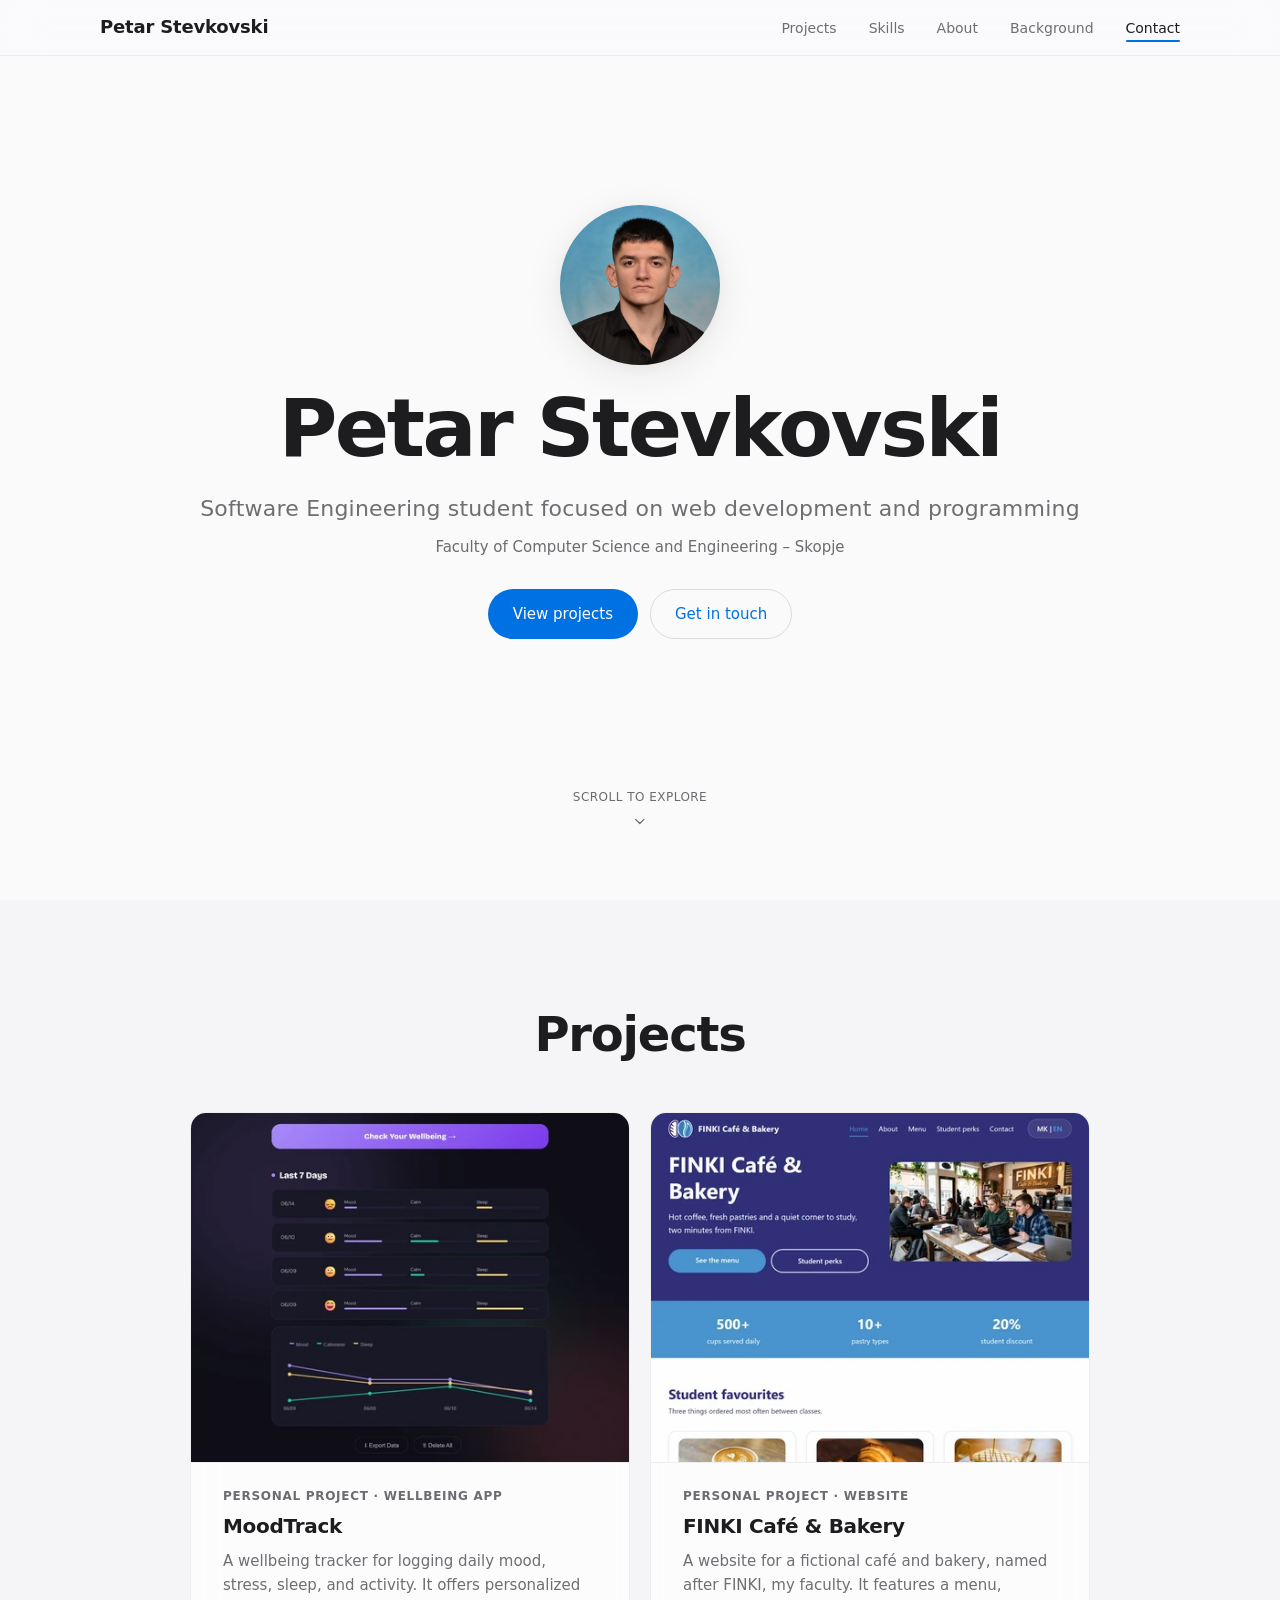
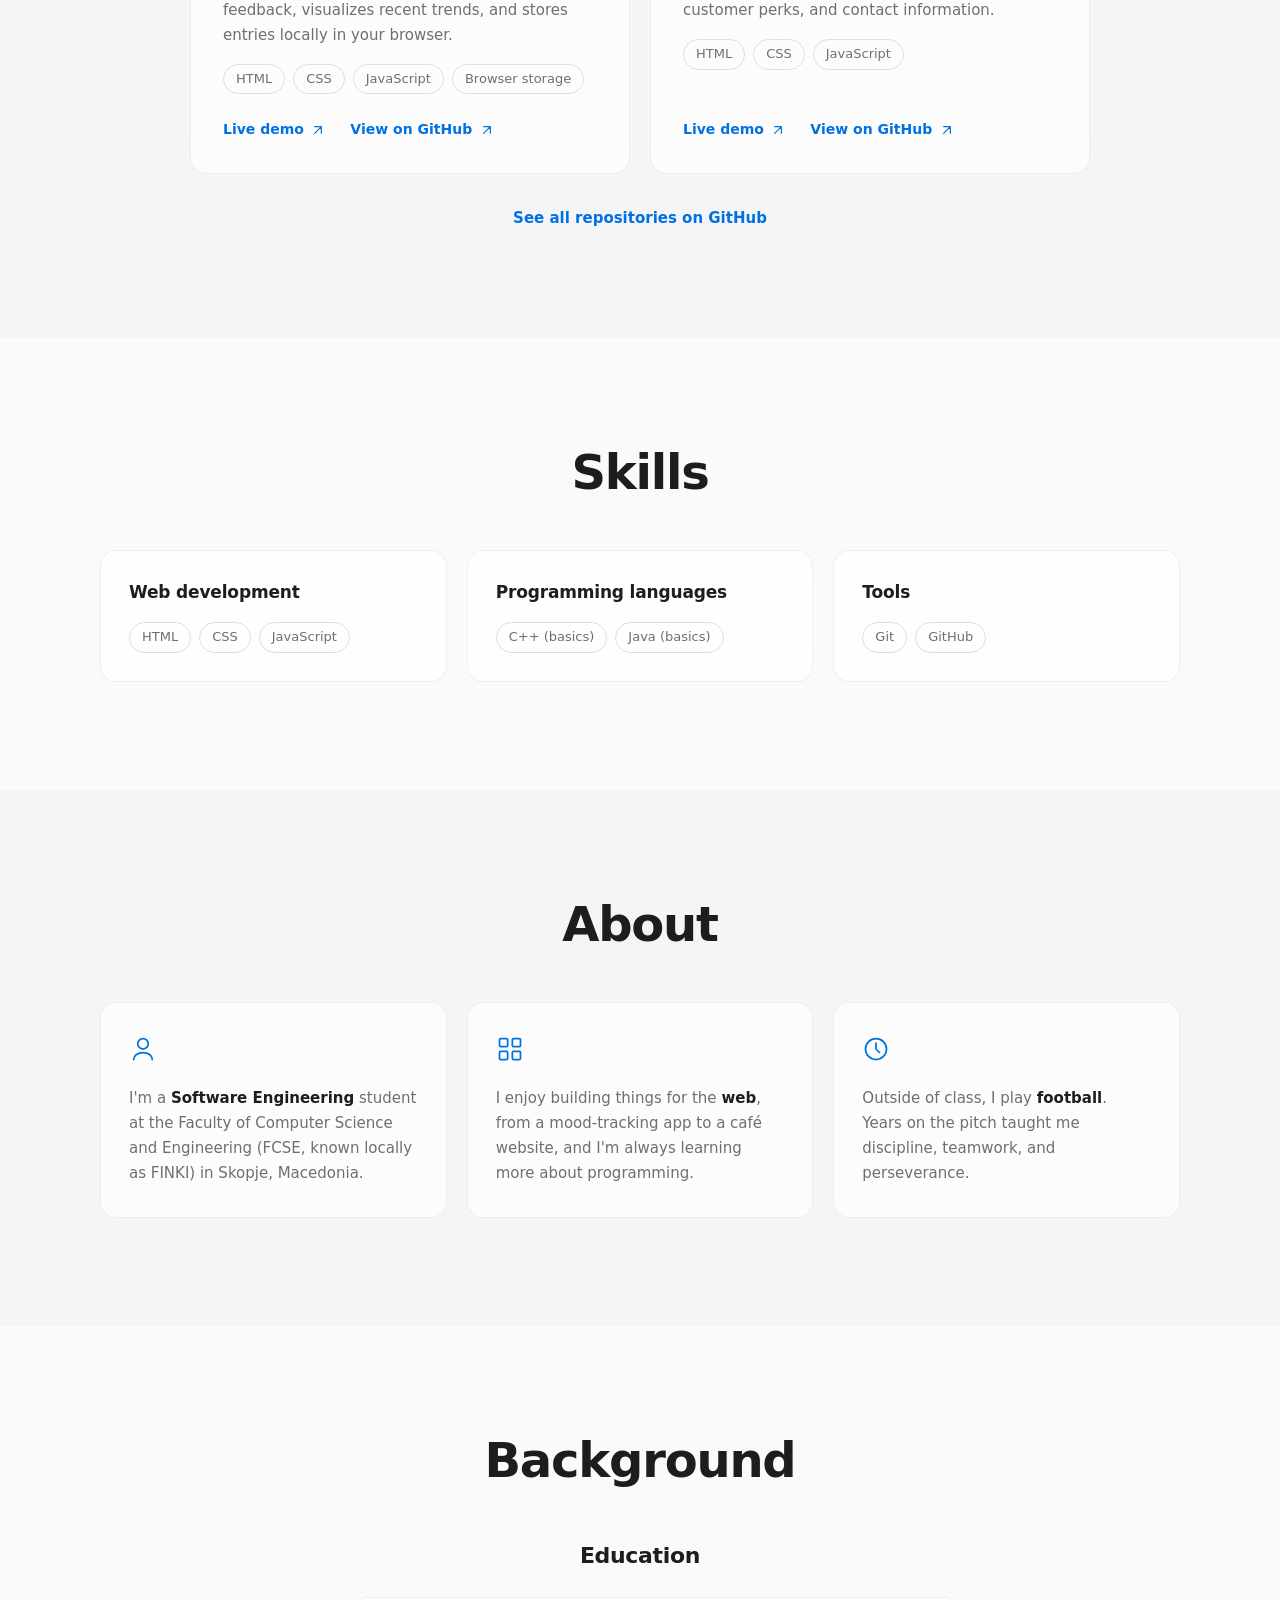
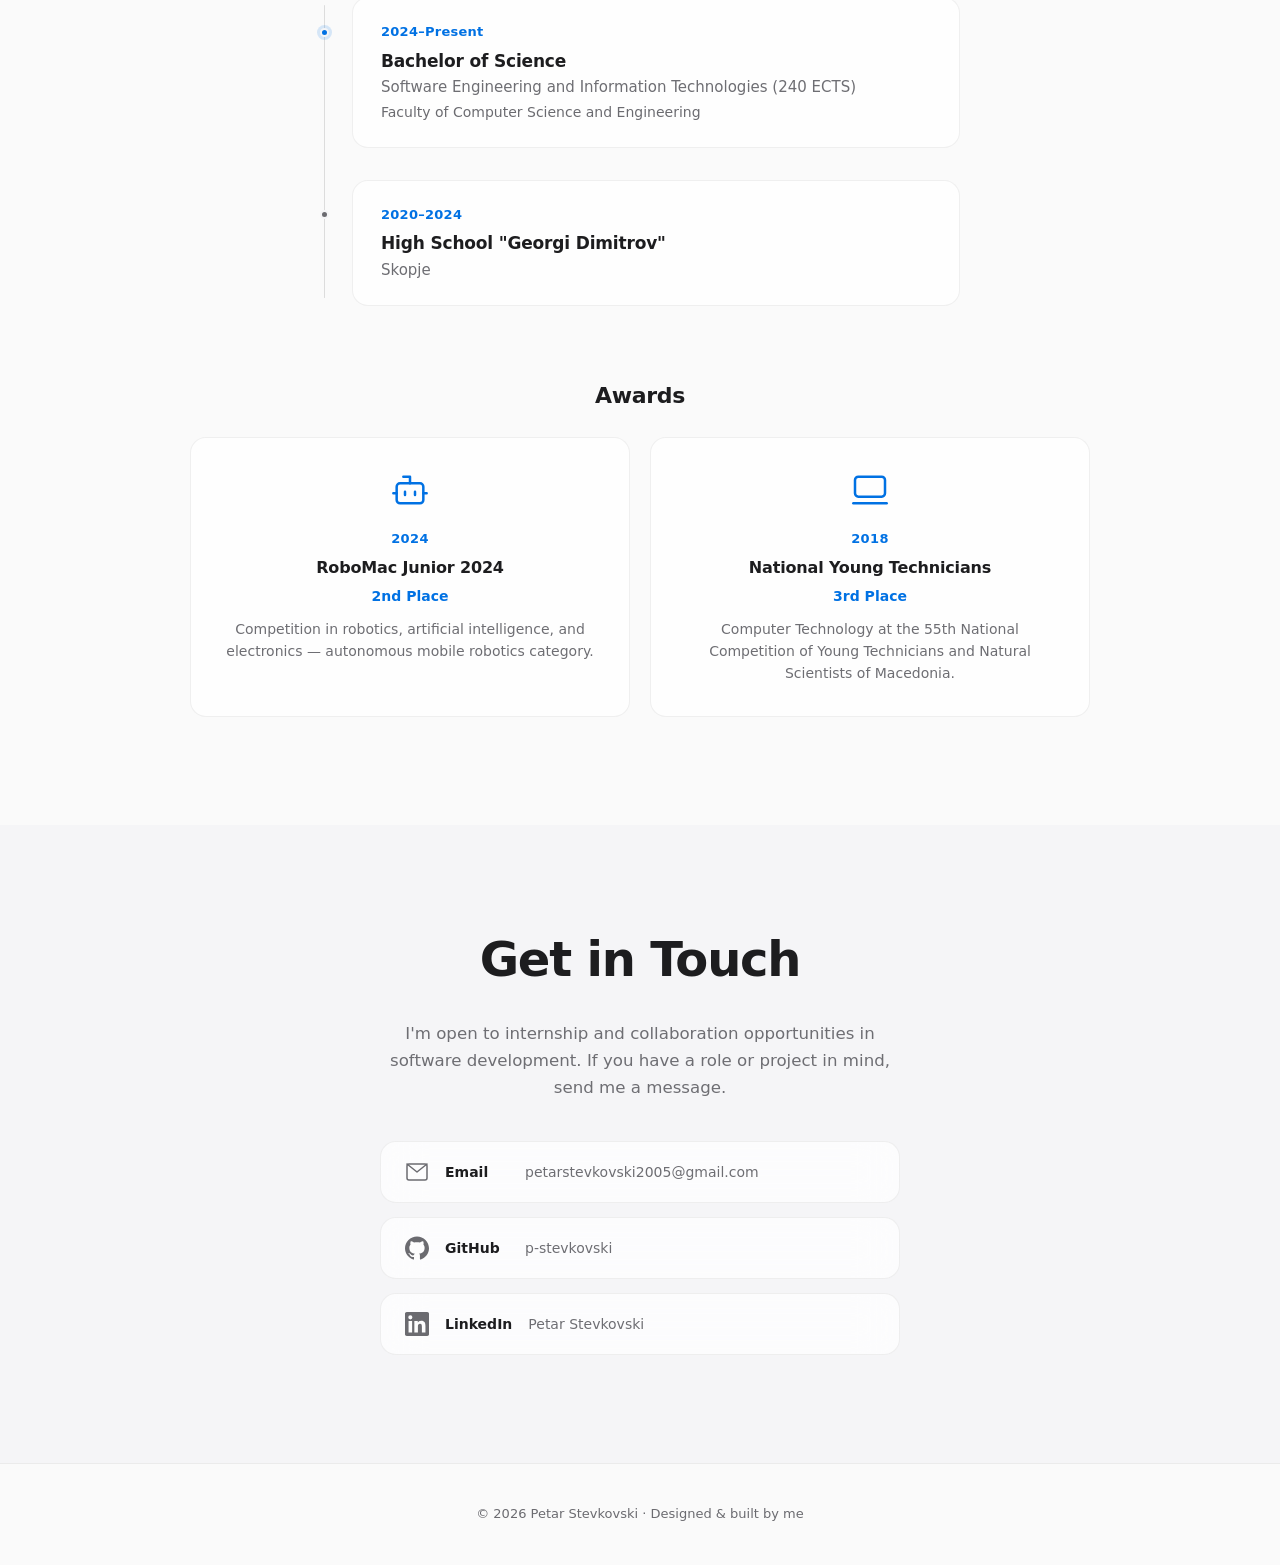
<file: index.html>
<!DOCTYPE html>
<html lang="en">
<head>
    <meta charset="UTF-8" />
    <meta name="viewport" content="width=device-width, initial-scale=1.0" />
    <title>Petar Stevkovski</title>
    <meta name="description" content="Petar Stevkovski is a Software Engineering student at the Faculty of Computer Science and Engineering (FCSE) in Skopje, building web apps and learning programming, including projects like MoodTrack." />
    <meta name="color-scheme" content="light dark" />
    <meta name="theme-color" content="#fafafa" media="(prefers-color-scheme: light)" />
    <meta name="theme-color" content="#101012" media="(prefers-color-scheme: dark)" />
    <meta property="og:title" content="Petar Stevkovski — Software Engineering Student" />
    <meta property="og:description" content="Projects, skills, and background of Petar Stevkovski, Software Engineering student at FCSE Skopje." />
    <meta property="og:type" content="website" />
    <meta property="og:image" content="https://p-stevkovski.github.io/og-image.png" />
    <meta property="og:image:width" content="1200" />
    <meta property="og:image:height" content="630" />
    <meta property="og:url" content="https://p-stevkovski.github.io/" />
    <meta property="og:image:alt" content="Petar Stevkovski — Software Engineering Student" />
    <meta name="twitter:card" content="summary_large_image" />
    <meta name="twitter:image" content="https://p-stevkovski.github.io/og-image.png" />
    <link rel="apple-touch-icon" sizes="180x180" href="apple-touch-icon.png">
    <link rel="icon" href="favicon.ico" sizes="48x48">
    <link rel="icon" type="image/png" sizes="32x32" href="favicon-32x32.png">
    <link rel="icon" type="image/png" sizes="16x16" href="favicon-16x16.png">
    <link rel="manifest" href="site.webmanifest">
    <link rel="stylesheet" href="style.css" />
</head>
<body>

<!-- Skip to content -->
<a href="#main" class="skip-link">Skip to content</a>

<!-- Navigation -->
<header class="navbar" role="banner">
    <nav class="navbar-inner" aria-label="Main navigation">
        <a href="#hero" class="navbar-brand">Petar Stevkovski</a>
        <button class="nav-toggle" aria-label="Open navigation menu" aria-expanded="false" aria-controls="nav-links">
            <span class="hamburger-line"></span>
            <span class="hamburger-line"></span>
        </button>
        <ul class="nav-links" id="nav-links" role="list">
            <li><a href="#projects" class="nav-link" data-section="projects">Projects</a></li>
            <li><a href="#skills" class="nav-link" data-section="skills">Skills</a></li>
            <li><a href="#about" class="nav-link" data-section="about">About</a></li>
            <li><a href="#background" class="nav-link" data-section="background">Background</a></li>
            <li><a href="#contact" class="nav-link" data-section="contact">Contact</a></li>
        </ul>
    </nav>
</header>

<main id="main">

    <!-- Hero -->
    <section class="hero" id="hero">
        <div class="hero-content">
            <div class="hero-photo-wrap reveal">
                <img src="images/me.webp" alt="Portrait of Petar Stevkovski" class="hero-photo" width="600" height="600" />
            </div>
            <h1 class="hero-title reveal">Petar Stevkovski</h1>
            <p class="hero-subtitle reveal">Software Engineering student focused on web development and programming</p>
            <p class="hero-meta reveal">Faculty of Computer Science and Engineering – Skopje</p>
            <div class="hero-ctas reveal">
                <a class="btn btn-primary" href="#projects">View projects</a>
                <a class="btn btn-secondary" href="#contact">Get in touch</a>
            </div>
        </div>
        <a class="scroll-hint" href="#projects" aria-label="Scroll to the Projects section">
            <span class="scroll-hint-content">
                <span>Scroll to explore</span>
                <svg aria-hidden="true" width="20" height="20" viewBox="0 0 24 24" fill="none" stroke="currentColor" stroke-width="1.5" stroke-linecap="round" stroke-linejoin="round"><path d="M7 10l5 5 5-5"/></svg>
            </span>
        </a>
    </section>

    <!-- Projects -->
    <section class="section section-alt" id="projects">
        <div class="section-inner">
            <h2 class="section-heading reveal">Projects</h2>
            <div class="projects-grid">
                <article class="project-card glass-card reveal">
                    <img class="project-preview" src="images/moodtrack-960.webp" srcset="images/moodtrack-480.webp 480w, images/moodtrack-960.webp 960w" sizes="(max-width: 768px) 85vw, 440px" alt="Screenshot of the MoodTrack app showing the mood logging form and recent trends" width="960" height="768" loading="lazy" />
                    <div class="project-icon" aria-hidden="true">
                        <svg width="28" height="28" viewBox="0 0 24 24" fill="none" stroke="currentColor" stroke-width="1.7" stroke-linecap="round" stroke-linejoin="round"><path d="M20.8 4.6a5.5 5.5 0 0 0-7.8 0L12 5.7l-1.1-1.1a5.5 5.5 0 0 0-7.8 7.8l1.1 1.1L12 21l7.8-7.5 1.1-1.1a5.5 5.5 0 0 0-.1-7.8Z"/><path d="M8 12h2l1.2-2.5L13 15l1.2-3H16"/></svg>
                    </div>
                    <p class="project-type">Personal project · Wellbeing app</p>
                    <h3 class="project-title">MoodTrack</h3>
                    <p class="project-description">A wellbeing tracker for logging daily mood, stress, sleep, and activity. It offers personalized feedback, visualizes recent trends, and stores entries locally in your browser.</p>
                    <ul class="tag-list project-tags" aria-label="Technologies"><li>HTML</li><li>CSS</li><li>JavaScript</li><li>Browser storage</li></ul>
                    <div class="project-links">
                        <a class="project-link" href="https://p-stevkovski.github.io/mood-track/" target="_blank" rel="noopener noreferrer">
                        Live demo
                        <svg aria-hidden="true" width="16" height="16" viewBox="0 0 24 24" fill="none" stroke="currentColor" stroke-width="1.8" stroke-linecap="round" stroke-linejoin="round"><path d="M7 17 17 7M7 7h10v10"/></svg>
                    </a>
                        <a class="project-link" href="https://github.com/p-stevkovski/mood-track" target="_blank" rel="noopener noreferrer">
                        View on GitHub
                        <svg aria-hidden="true" width="16" height="16" viewBox="0 0 24 24" fill="none" stroke="currentColor" stroke-width="1.8" stroke-linecap="round" stroke-linejoin="round"><path d="M7 17 17 7M7 7h10v10"/></svg>
                    </a>
                    </div>
                </article>
                <article class="project-card glass-card reveal">
                    <img class="project-preview" src="images/finki-cafe-960.webp" srcset="images/finki-cafe-480.webp 480w, images/finki-cafe-960.webp 960w" sizes="(max-width: 768px) 85vw, 440px" alt="Screenshot of the FINKI Café &amp; Bakery website home page" width="960" height="768" loading="lazy" />
                    <div class="project-icon" aria-hidden="true">
                        <svg width="28" height="28" viewBox="0 0 24 24" fill="none" stroke="currentColor" stroke-width="1.7" stroke-linecap="round" stroke-linejoin="round"><path d="M4 8h16l-1.2 12H5.2L4 8Z"/><path d="M9 8a3 3 0 0 1 6 0M8 12v.01M16 12v.01M8 16h8"/></svg>
                    </div>
                    <p class="project-type">Personal project · Website</p>
                    <h3 class="project-title">FINKI Café &amp; Bakery</h3>
                    <p class="project-description">A website for a fictional café and bakery, named after FINKI, my faculty. It features a menu, customer perks, and contact information.</p>
                    <ul class="tag-list project-tags" aria-label="Technologies"><li>HTML</li><li>CSS</li><li>JavaScript</li></ul>
                    <div class="project-links">
                        <a class="project-link" href="https://p-stevkovski.github.io/finki-cafe/" target="_blank" rel="noopener noreferrer">
                        Live demo
                        <svg aria-hidden="true" width="16" height="16" viewBox="0 0 24 24" fill="none" stroke="currentColor" stroke-width="1.8" stroke-linecap="round" stroke-linejoin="round"><path d="M7 17 17 7M7 7h10v10"/></svg>
                    </a>
                        <a class="project-link" href="https://github.com/p-stevkovski/finki-cafe" target="_blank" rel="noopener noreferrer">
                        View on GitHub
                        <svg aria-hidden="true" width="16" height="16" viewBox="0 0 24 24" fill="none" stroke="currentColor" stroke-width="1.8" stroke-linecap="round" stroke-linejoin="round"><path d="M7 17 17 7M7 7h10v10"/></svg>
                    </a>
                    </div>
                </article>
            </div>
            <p class="more-link reveal"><a href="https://github.com/p-stevkovski" target="_blank" rel="noopener noreferrer">See all repositories on GitHub</a></p>
        </div>
    </section>

<!-- Skills -->
    <section class="section" id="skills">
        <div class="section-inner">
            <h2 class="section-heading reveal">Skills</h2>
            <div class="skills-grid">
                <div class="skill-group glass-card reveal">
                    <h3 class="skill-title">Web development</h3>
                    <ul class="tag-list"><li>HTML</li><li>CSS</li><li>JavaScript</li></ul>
                </div>
                <div class="skill-group glass-card reveal">
                    <h3 class="skill-title">Programming languages</h3>
                    <ul class="tag-list"><li>C++ (basics)</li><li>Java (basics)</li></ul>
                </div>
                <div class="skill-group glass-card reveal">
                    <h3 class="skill-title">Tools</h3>
                    <ul class="tag-list"><li>Git</li><li>GitHub</li></ul>
                </div>
            </div>
        </div>
    </section>

    <!-- About -->
    <section class="section section-alt" id="about">
        <div class="section-inner">
            <h2 class="section-heading reveal">About</h2>
            <div class="about-grid">
                <div class="about-card glass-card reveal">
                    <div class="about-icon" aria-hidden="true">
                        <svg width="28" height="28" viewBox="0 0 24 24" fill="none" stroke="currentColor" stroke-width="1.5" stroke-linecap="round" stroke-linejoin="round"><path d="M12 12c2.5 0 4.5-2 4.5-4.5S14.5 3 12 3 7.5 5 7.5 7.5 9.5 12 12 12z"/><path d="M20 21c0-3.3-3.6-6-8-6s-8 2.7-8 6"/></svg>
                    </div>
                    <p>I'm a <strong>Software Engineering</strong> student at the Faculty of Computer Science and Engineering (FCSE, known locally as FINKI) in Skopje, Macedonia.</p>
                </div>
                <div class="about-card glass-card reveal">
                    <div class="about-icon" aria-hidden="true">
                        <svg width="28" height="28" viewBox="0 0 24 24" fill="none" stroke="currentColor" stroke-width="1.5" stroke-linecap="round" stroke-linejoin="round"><rect x="3" y="3" width="7" height="7" rx="1"/><rect x="14" y="3" width="7" height="7" rx="1"/><rect x="3" y="14" width="7" height="7" rx="1"/><rect x="14" y="14" width="7" height="7" rx="1"/></svg>
                    </div>
                    <p>I enjoy building things for the <strong>web</strong>, from a mood-tracking app to a café website, and I'm always learning more about programming.</p>
                </div>
                <div class="about-card glass-card reveal">
                    <div class="about-icon" aria-hidden="true">
                        <svg width="28" height="28" viewBox="0 0 24 24" fill="none" stroke="currentColor" stroke-width="1.5" stroke-linecap="round" stroke-linejoin="round"><circle cx="12" cy="12" r="9"/><path d="M12 7v5l3 3"/></svg>
                    </div>
                    <p>Outside of class, I play <strong>football</strong>. Years on the pitch taught me discipline, teamwork, and perseverance.</p>
                </div>
            </div>
        </div>
    </section>

    <!-- Background -->
    <section class="section" id="background">
        <div class="section-inner">
            <h2 class="section-heading reveal">Background</h2>
            <h3 class="subheading reveal">Education</h3>
            <div class="timeline">
                <div class="timeline-item reveal">
                    <div class="timeline-marker" aria-hidden="true">
                        <span class="timeline-dot active"></span>
                    </div>
                    <div class="timeline-card glass-card">
                        <span class="timeline-year">2024–Present</span>
                        <h3 class="timeline-title">Bachelor of Science</h3>
                        <p class="timeline-detail">Software Engineering and Information Technologies (240 ECTS)</p>
                        <p class="timeline-institution">Faculty of Computer Science and Engineering</p>
                    </div>
                </div>
                <div class="timeline-item reveal">
                    <div class="timeline-marker" aria-hidden="true">
                        <span class="timeline-dot"></span>
                    </div>
                    <div class="timeline-card glass-card">
                        <span class="timeline-year">2020–2024</span>
                        <h3 class="timeline-title">High School "Georgi Dimitrov"</h3>
                        <p class="timeline-detail">Skopje</p>
                    </div>
                </div>
            </div>
        
            <h3 class="subheading reveal">Awards</h3>
            <div class="awards-grid">
                <div class="award-card glass-card reveal">
                    <div class="award-icon" aria-hidden="true"><svg width="40" height="40" viewBox="0 0 24 24" fill="none" stroke="currentColor" stroke-width="1.5" stroke-linecap="round" stroke-linejoin="round"><path d="M12 8V4H8"/><rect width="16" height="12" x="4" y="8" rx="2"/><path d="M2 14h2M20 14h2M15 13v2M9 13v2"/></svg></div>
                    <span class="award-year">2024</span>
                    <h3 class="award-title">RoboMac Junior 2024</h3>
                    <p class="award-place">2nd Place</p>
                    <p class="award-detail">Competition in robotics, artificial intelligence, and electronics — autonomous mobile robotics category.</p>
                </div>
                <div class="award-card glass-card reveal">
                    <div class="award-icon" aria-hidden="true"><svg width="40" height="40" viewBox="0 0 24 24" fill="none" stroke="currentColor" stroke-width="1.5" stroke-linecap="round" stroke-linejoin="round"><rect x="3" y="4" width="18" height="12" rx="2"/><path d="M2 20h20"/></svg></div>
                    <span class="award-year">2018</span>
                    <h3 class="award-title">National Young Technicians</h3>
                    <p class="award-place">3rd Place</p>
                    <p class="award-detail">Computer Technology at the 55th National Competition of Young Technicians and Natural Scientists of Macedonia.</p>
                </div>
            </div>
        
        </div>
    </section>

    <!-- Contact -->
    <section class="section section-alt" id="contact">
        <div class="section-inner contact-section">
            <h2 class="section-heading reveal">Get in Touch</h2>
            <p class="contact-intro reveal">I'm open to internship and collaboration opportunities in software development. If you have a role or project in mind, send me a message.</p>
            <div class="contact-links reveal">
                <a href="mailto:petarstevkovski2005@gmail.com" class="contact-link glass-card">
                    <svg class="contact-icon" width="24" height="24" viewBox="0 0 24 24" fill="none" stroke="currentColor" stroke-width="1.5" stroke-linecap="round" stroke-linejoin="round"><rect x="2" y="4" width="20" height="16" rx="2"/><path d="M22 4l-10 8L2 4"/></svg>
                    <span class="contact-label">Email</span>
                    <span class="contact-value">petarstevkovski2005@gmail.com</span>
                </a>
                <a href="https://github.com/p-stevkovski" target="_blank" rel="noopener noreferrer" class="contact-link glass-card">
                    <svg class="contact-icon" width="24" height="24" viewBox="0 0 24 24" fill="currentColor"><path d="M12 .5c-6.63 0-12 5.28-12 11.792 0 5.211 3.438 9.63 8.205 11.188.6.111.82-.254.82-.567 0-.28-.01-1.022-.015-2.005-3.338.711-4.042-1.582-4.042-1.582-.546-1.361-1.335-1.725-1.335-1.725-1.087-.731.084-.716.084-.716 1.205.082 1.838 1.215 1.838 1.215 1.07 1.803 2.809 1.282 3.495.981.108-.763.417-1.282.76-1.577-2.665-.295-5.466-1.309-5.466-5.827 0-1.287.465-2.339 1.235-3.164-.135-.298-.54-1.497.105-3.121 0 0 1.005-.316 3.3 1.209.96-.262 1.98-.392 3-.398 1.02.006 2.04.136 3 .398 2.28-1.525 3.285-1.209 3.285-1.209.645 1.624.24 2.823.12 3.121.765.825 1.23 1.877 1.23 3.164 0 4.53-2.805 5.527-5.475 5.817.42.354.81 1.077.81 2.182 0 1.578-.015 2.846-.015 3.229 0 .309.21.678.825.56 4.801-1.548 8.236-5.97 8.236-11.173 0-6.512-5.373-11.792-12-11.792z"/></svg>
                    <span class="contact-label">GitHub</span>
                    <span class="contact-value">p-stevkovski</span>
                </a>
                <a href="https://www.linkedin.com/in/petar-stevkovski-819b53302/" target="_blank" rel="noopener noreferrer" class="contact-link glass-card">
                    <svg class="contact-icon" width="24" height="24" viewBox="0 0 24 24" fill="currentColor"><path d="M20.447 20.452h-3.554v-5.569c0-1.328-.027-3.037-1.852-3.037-1.853 0-2.136 1.445-2.136 2.939v5.667H9.351V9h3.414v1.561h.046c.477-.9 1.637-1.85 3.37-1.85 3.601 0 4.267 2.37 4.267 5.455v6.286zM5.337 7.433a2.062 2.062 0 01-2.063-2.065 2.064 2.064 0 112.063 2.065zm1.782 13.019H3.555V9h3.564v11.452zM22.225 0H1.771C.792 0 0 .774 0 1.729v20.542C0 23.227.792 24 1.771 24h20.451C23.2 24 24 23.227 24 22.271V1.729C24 .774 23.2 0 22.222 0h.003z"/></svg>
                    <span class="contact-label">LinkedIn</span>
                    <span class="contact-value">Petar Stevkovski</span>
                </a>
            </div>
        </div>
    </section>

</main>

<!-- Footer -->
<footer class="footer">
    <p>© 2026 Petar Stevkovski · Designed &amp; built by me</p>
</footer>

<script src="script.js"></script>
</body>
</html>
</file>
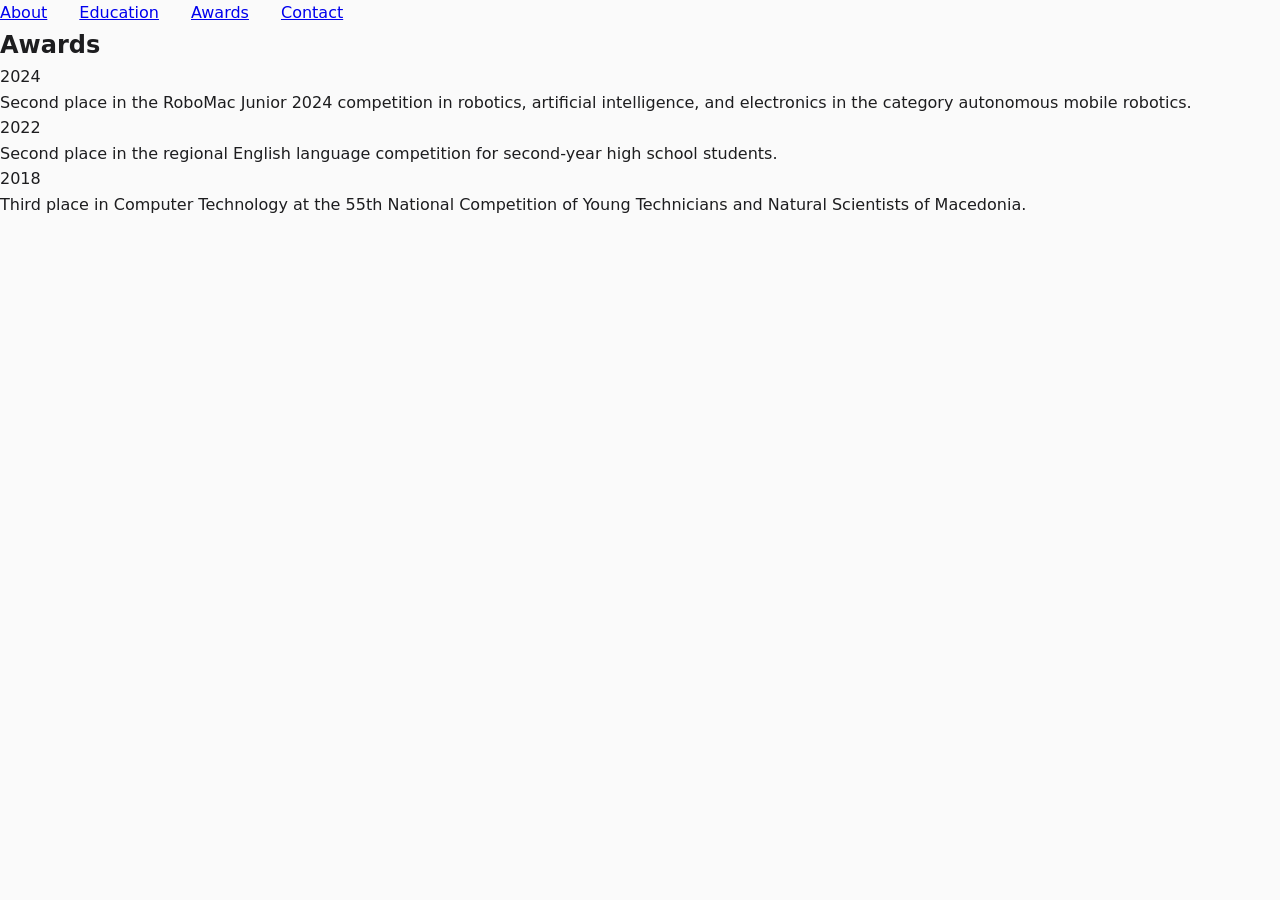
<file: awards.html>
<!DOCTYPE html>
<html lang="en">
<head>
    <meta charset="UTF-8" />
    <title>Petar Stevkovski – Awards</title>
    <link rel="stylesheet" href="style.css" />
    <meta name="viewport" content="width=device-width, initial-scale=1.0" />
    <meta name="description" content="Personal website of Petar Stevkovski, CS student at FCSE." />
    <link rel="apple-touch-icon" sizes="180x180" href="apple-touch-icon.png">
    <link rel="icon" type="image/png" sizes="32x32" href="favicon-32x32.png">
    <link rel="icon" type="image/png" sizes="16x16" href="favicon-16x16.png">
    <link rel="manifest" href="site.webmanifest">
</head>
<body>
<nav class="menu">
    <button class="nav-toggle" aria-label="Toggle navigation">☰</button>
    <ul class="nav-links">
        <li><a href="index.html">About</a></li>
        <li><a href="education.html">Education</a></li>
        <li><a class="current" href="awards.html">Awards</a></li>
        <li><a href="contact.html">Contact</a></li>
    </ul>
</nav>

<section class="content">
    <div class="content-text education-text">
        <h1>Awards</h1>

        <div class="education-block">
            <p class="year">2024</p>
            <p>Second place in the RoboMac Junior 2024 competition in robotics, artificial intelligence, and electronics in the category autonomous mobile robotics.</p>
        </div>

        <div class="education-block">
            <p class="year">2022</p>
            <p>Second place in the regional English language competition for second-year high school students.</p>
        </div>

        <div class="education-block">
            <p class="year">2018</p>
            <p>Third place in Computer Technology at the 55th National Competition of Young Technicians and Natural Scientists of Macedonia.</p>
        </div>
    </div>
</section>
<script src="script.js"></script>
</body>
</html>
</file>
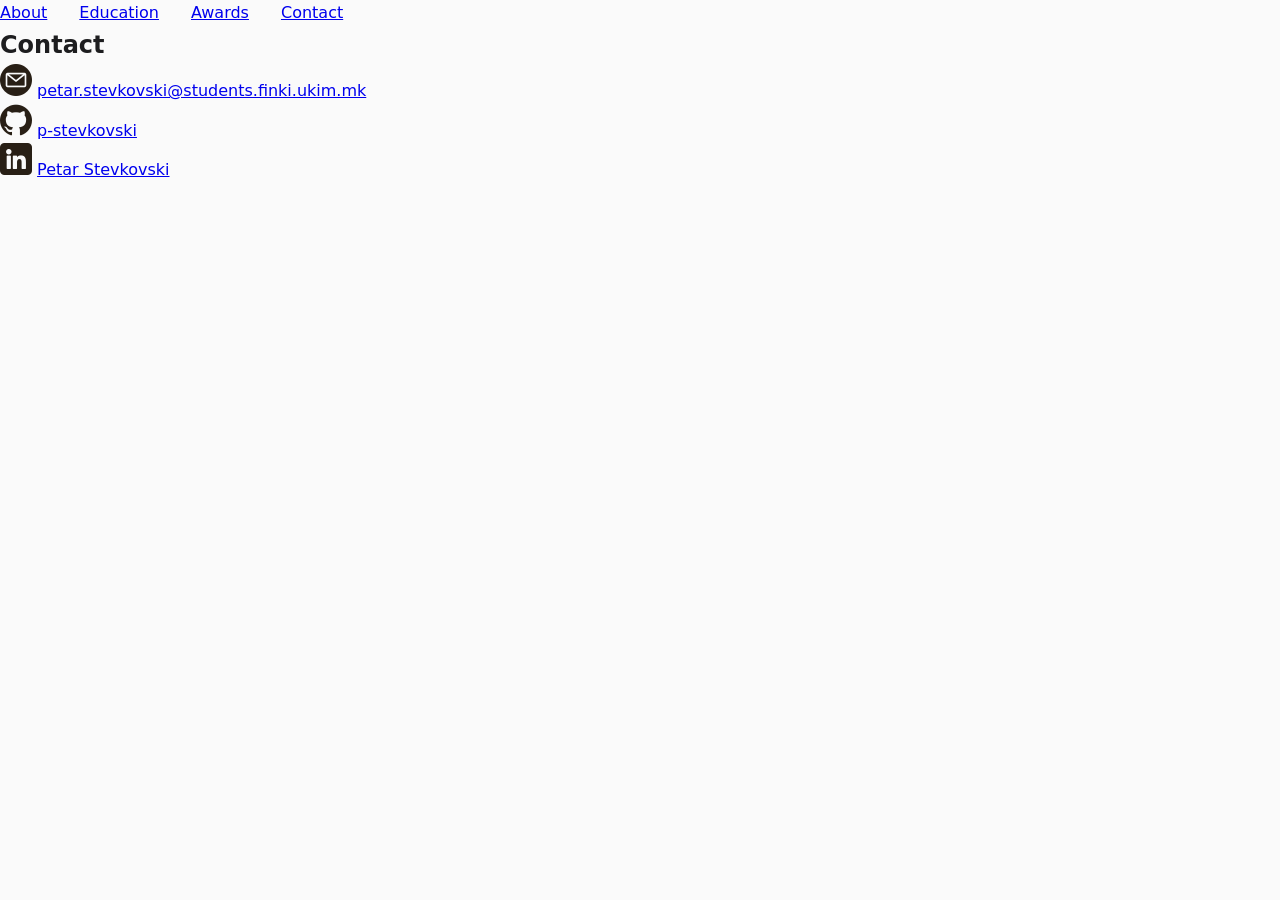
<file: contact.html>
<!DOCTYPE html>
<html lang="en">
<head>
    <meta charset="UTF-8" />
    <title>Petar Stevkovski – Contact</title>
    <link rel="stylesheet" href="style.css" />
    <meta name="viewport" content="width=device-width, initial-scale=1.0" />
    <meta name="description" content="Personal website of Petar Stevkovski, CS student at FINKI." />
    <link rel="apple-touch-icon" sizes="180x180" href="/apple-touch-icon.png">
    <link rel="icon" type="image/png" sizes="32x32" href="/favicon-32x32.png">
    <link rel="icon" type="image/png" sizes="16x16" href="/favicon-16x16.png">
    <link rel="manifest" href="/site.webmanifest">
</head>
<body>
<nav class="menu">
    <ul class="nav-links">
        <li><a href="index.html">About</a></li>
        <li><a href="education.html">Education</a></li>
        <li><a href="awards.html">Awards</a></li>
        <li><a class="current" href="contact.html">Contact</a></li>
    </ul>
</nav>

<section class="content">
    <div class="content-text contact-text">
        <h1>Contact</h1>
        <ul>
            <li>
                <img src="images/email.png" alt="Email" class="contact-icon">
                <a href="mailto:petar.stevkovski@students.finki.ukim.mk">petar.stevkovski@students.finki.ukim.mk</a>
            </li>
            <li>
                <img src="images/github.png" alt="GitHub" class="contact-icon">
                <a href="https://github.com/p-stevkovski" target="_blank">p-stevkovski</a>
            </li>
            <li>
                <img src="images/linkedin.png" alt="LinkedIn" class="contact-icon">
                <a href="https://www.linkedin.com/in/petar-stevkovski-819b53302/" target="_blank">Petar Stevkovski</a>
            </li>
        </ul>
    </div>
</section>
</body>
</html>
</file>
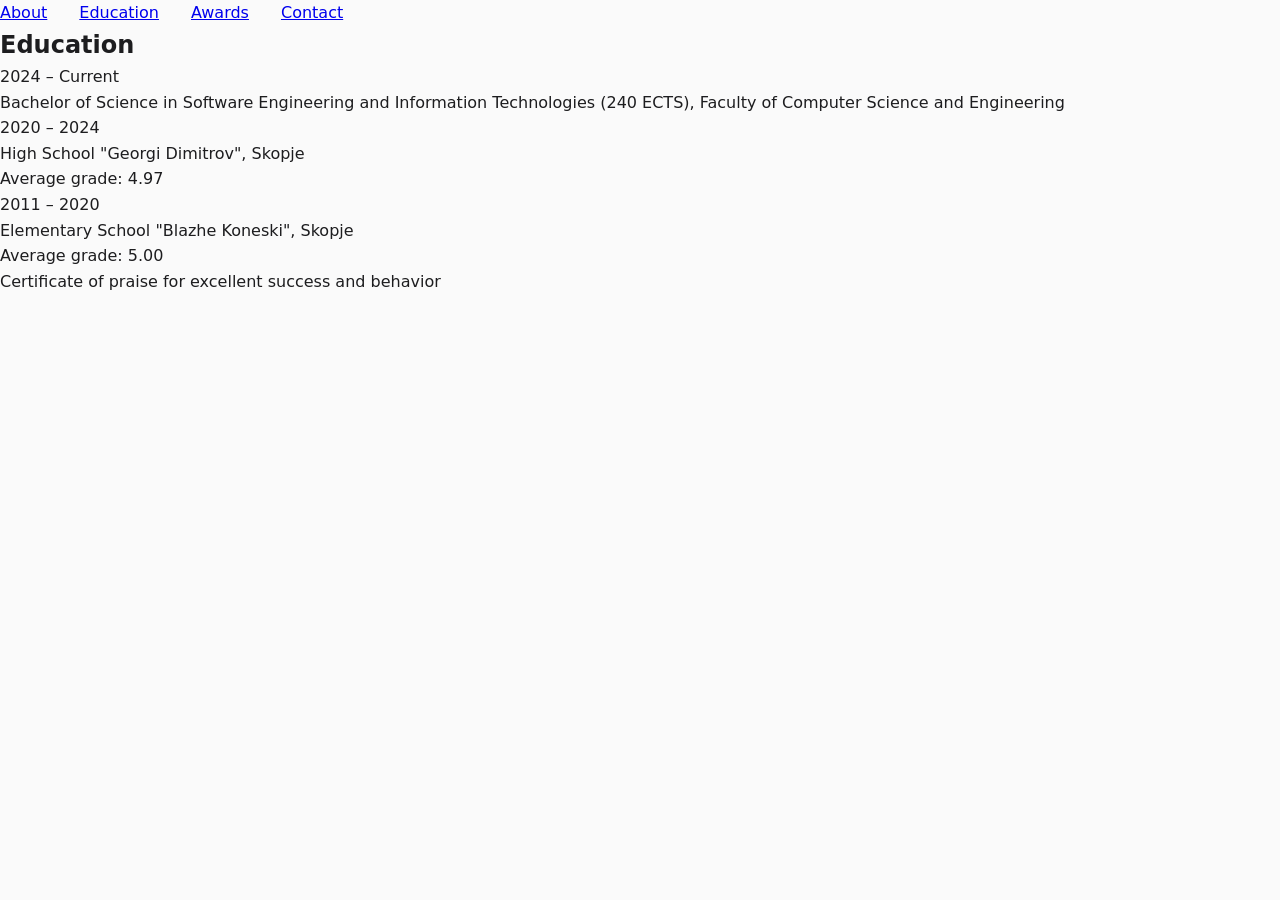
<file: education.html>
<!DOCTYPE html>
<html lang="en">
<head>
    <meta charset="UTF-8" />
    <title>Petar Stevkovski – Education</title>
    <link rel="stylesheet" href="style.css" />
    <meta name="viewport" content="width=device-width, initial-scale=1.0" />
    <meta name="description" content="Personal website of Petar Stevkovski, CS student at FINKI." />
    <link rel="apple-touch-icon" sizes="180x180" href="/apple-touch-icon.png">
    <link rel="icon" type="image/png" sizes="32x32" href="/favicon-32x32.png">
    <link rel="icon" type="image/png" sizes="16x16" href="/favicon-16x16.png">
    <link rel="manifest" href="/site.webmanifest">
</head>
<body>
<nav class="menu">
    <ul class="nav-links">
        <li><a href="index.html">About</a></li>
        <li><a class="current" href="education.html">Education</a></li>
        <li><a href="awards.html">Awards</a></li>
        <li><a href="contact.html">Contact</a></li>
    </ul>
</nav>

<section class="content">
    <div class="content-text education-text">
        <h1>Education</h1>

        <div class="education-block">
            <p class="year">2024 – Current</p>
            <p>Bachelor of Science in Software Engineering and Information Technologies (240 ECTS), Faculty of Computer Science and Engineering</p>
        </div>

        <div class="education-block">
            <p class="year">2020 – 2024</p>
            <p>High School "Georgi Dimitrov", Skopje</p>
            <p>Average grade: 4.97</p>
        </div>

        <div class="education-block">
            <p class="year">2011 – 2020</p>
            <p>Elementary School "Blazhe Koneski", Skopje</p>
            <p>Average grade: 5.00</p>
            <p>Certificate of praise for excellent success and behavior</p>
        </div>
    </div>
</section>
</body>
</html>
</file>
<file: style.css>
/* ============================================================
   PETAR STEVKOVSKI — PERSONAL WEBSITE
   ============================================================ */

/* --- Reset & Foundation --- */
*, *::before, *::after {
    margin: 0;
    padding: 0;
    box-sizing: border-box;
    -webkit-tap-highlight-color: transparent;
}

:root {
    /* Colors */
    --color-bg: #fafafa;
    --color-bg-alt: #f5f5f7;
    --color-text-primary: #1d1d1f;
    --color-text-secondary: #6e6e73;
    --color-text-tertiary: #6b6b70;
    --color-on-accent: #fff;
    --color-accent: #0071e3;
    --color-accent-hover: #0077ed;
    --color-border: rgba(0, 0, 0, 0.06);
    --color-border-strong: rgba(0, 0, 0, 0.12);

    /* Glass */
    --glass-bg: rgba(255, 255, 255, 0.72);
    --glass-bg-hover: rgba(255, 255, 255, 0.85);
    --glass-blur: blur(20px) saturate(180%);
    --navbar-bg: rgba(251, 251, 253, 0.82);
    --navbar-bg-scrolled: rgba(251, 251, 253, 0.94);

    /* Typography */
    --font-system: system-ui, -apple-system, BlinkMacSystemFont, 'SF Pro Display', 'SF Pro Text', 'Helvetica Neue', Helvetica, Arial, sans-serif;

    /* Spacing */
    --section-padding: clamp(5rem, 12vh, 9rem);
    --content-width: min(90%, 1080px);

    /* Motion — critically-damped spring approximation */
    --ease-spring: cubic-bezier(0.25, 1, 0.5, 1);
    --ease-smooth: cubic-bezier(0.4, 0, 0.2, 1);
    --duration-fast: 150ms;
    --duration-normal: 400ms;
    --duration-slow: 600ms;

    /* Navbar */
    --navbar-height: 3.5rem;
}

html {
    font-size: 100%;
    scroll-behavior: smooth;
    scroll-padding-top: calc(var(--navbar-height) + 1.5rem);
    font-optical-sizing: auto;
    -webkit-font-smoothing: antialiased;
    -moz-osx-font-smoothing: grayscale;
    text-rendering: optimizeLegibility;
}

body {
    font-family: var(--font-system);
    color: var(--color-text-primary);
    background-color: var(--color-bg);
    line-height: 1.6;
    overflow-x: hidden;
}

/* --- Skip Link (a11y) --- */
.skip-link {
    position: fixed;
    top: -100%;
    left: 1rem;
    z-index: 10000;
    padding: 0.75rem 1.25rem;
    background: var(--color-accent);
    color: var(--color-on-accent);
    border-radius: 0.5rem;
    font-weight: 600;
    font-size: 0.875rem;
    text-decoration: none;
    transition: top var(--duration-fast) var(--ease-spring);
}

.skip-link:focus {
    top: 1rem;
}

/* --- Focus Styles --- */
:focus-visible {
    outline: 2px solid var(--color-accent);
    outline-offset: 3px;
    border-radius: 4px;
}

a:focus:not(:focus-visible) {
    outline: none;
}

/* ============================================================
   NAVBAR
   Translucent floating chrome — content scrolls beneath
   ============================================================ */
.navbar {
    position: fixed;
    top: 0;
    left: 0;
    right: 0;
    z-index: 1000;
    height: var(--navbar-height);
    border-bottom: 0.5px solid var(--color-border);
    transition: border-color var(--duration-normal) var(--ease-smooth);
}

.navbar::before {
    content: '';
    position: absolute;
    inset: 0;
    z-index: 0;
    background: var(--navbar-bg);
    backdrop-filter: var(--glass-blur);
    -webkit-backdrop-filter: var(--glass-blur);
    transition: background var(--duration-normal) var(--ease-smooth);
}

.navbar.scrolled {
    border-bottom-color: var(--color-border-strong);
}

.navbar.scrolled::before {
    background: var(--navbar-bg-scrolled);
}

.navbar-inner {
    position: relative;
    z-index: 1;
    display: flex;
    align-items: center;
    justify-content: space-between;
    width: var(--content-width);
    height: 100%;
    margin: 0 auto;
}

.navbar-brand {
    font-size: 1.125rem;
    font-weight: 600;
    color: var(--color-text-primary);
    text-decoration: none;
    letter-spacing: -0.01em;
    white-space: nowrap;
    transition: opacity var(--duration-fast) var(--ease-smooth);
}

.navbar-brand:hover {
    opacity: 0.7;
}

.navbar-brand:active {
    transform: scale(0.97);
    transition: transform 100ms ease-out;
}

.nav-links {
    display: flex;
    list-style: none;
    gap: 2rem;
}

.nav-link {
    font-size: 0.875rem;
    font-weight: 400;
    color: var(--color-text-secondary);
    text-decoration: none;
    letter-spacing: 0;
    padding: 0.25rem 0;
    position: relative;
    transition: color var(--duration-fast) var(--ease-smooth);
}

.nav-link::after {
    content: '';
    position: absolute;
    bottom: -2px;
    left: 0;
    right: 0;
    height: 1.5px;
    background: var(--color-accent);
    border-radius: 1px;
    transform: scaleX(0);
    transform-origin: center;
    transition: transform 300ms var(--ease-spring);
}

.nav-link:hover {
    color: var(--color-text-primary);
}

.nav-link.active {
    color: var(--color-text-primary);
    font-weight: 500;
}

.nav-link.active::after {
    transform: scaleX(1);
}

.nav-link:active {
    transform: scale(0.95);
    transition: transform 100ms ease-out;
}

/* Hamburger */
.nav-toggle {
    display: none;
    width: 44px;
    height: 44px;
    background: none;
    border: none;
    cursor: pointer;
    padding: 0;
    position: relative;
    z-index: 1001;
}

.hamburger-line {
    display: block;
    position: absolute;
    top: 50%;
    left: 50%;
    width: 18px;
    height: 2px;
    background: var(--color-text-primary);
    border-radius: 1px;
    transform-origin: center;
    transition: transform 250ms var(--ease-spring);
    transform: translate(-50%, calc(-50% - 3px));
}

.hamburger-line:last-child {
    transform: translate(-50%, calc(-50% + 3px));
}

.nav-toggle[aria-expanded="true"] .hamburger-line:first-child {
    transform: translate(-50%, -50%) rotate(45deg);
}

.nav-toggle[aria-expanded="true"] .hamburger-line:last-child {
    transform: translate(-50%, -50%) rotate(-45deg);
}

/* ============================================================
   HERO
   Full-viewport, centered, with subtle glow
   ============================================================ */
.hero {
    position: relative;
    display: flex;
    flex-direction: column;
    align-items: center;
    justify-content: center;
    min-height: 100vh;
    min-height: 100dvh;
    padding: calc(var(--navbar-height) + 1rem) 1.5rem 8rem;
    text-align: center;
    overflow: hidden;
}

.hero-content {
    --hero-photo: clamp(88px, 18vh, 160px);
    margin-block: auto;
    position: relative;
    z-index: 1;
    display: flex;
    flex-direction: column;
    align-items: center;
    gap: clamp(0.75rem, 2.5vh, 1.5rem);
}

.hero-photo-wrap {
    width: var(--hero-photo);
    height: var(--hero-photo);
    border-radius: 50%;
    overflow: hidden;
    box-shadow: 0 8px 40px rgba(0, 0, 0, 0.08),
                0 2px 12px rgba(0, 0, 0, 0.04);
    flex-shrink: 0;
}

.hero-photo {
    width: 100%;
    height: 100%;
    object-fit: cover;
    display: block;
}

.hero-title {
    font-size: clamp(2.25rem, min(7vw, 9vh), 5rem);
    font-weight: 700;
    letter-spacing: -0.03em;
    line-height: 1.05;
    color: var(--color-text-primary);
}

.hero-subtitle {
    font-size: clamp(1rem, 1.8vw, 1.375rem);
    font-weight: 400;
    color: var(--color-text-secondary);
    letter-spacing: 0.01em;
    line-height: 1.4;
}

.scroll-hint {
    position: absolute;
    top: calc(100vh - 7rem);
    top: calc(100dvh - 7rem);
    left: 50%;
    transform: translateX(-50%);
    color: var(--color-text-tertiary);
    text-decoration: none;
    animation: float 2.5s ease-in-out infinite;
    z-index: 1;
}

@keyframes hint-in { from { opacity: 0; } to { opacity: 1; } }

.scroll-hint-content {
    animation: hint-in 600ms ease 900ms both;
    display: flex;
    flex-direction: column;
    align-items: center;
    gap: 0.25rem;
    font-size: 0.75rem;
    font-weight: 500;
    letter-spacing: 0.04em;
    text-transform: uppercase;
}

.scroll-hint:hover {
    color: var(--color-text-secondary);
}

@keyframes float {
    0%, 100% { transform: translateX(-50%) translateY(0); }
    50% { transform: translateX(-50%) translateY(6px); }
}

/* ============================================================
   SECTIONS
   Generous whitespace, clean hierarchy
   ============================================================ */
.section {
    padding: var(--section-padding) 1.5rem;
    position: relative;
}

.section-alt {
    background-color: var(--color-bg-alt);
}

.section-inner {
    width: var(--content-width);
    margin: 0 auto;
}

.section-heading {
    font-size: clamp(2rem, 4vw, 3rem);
    font-weight: 700;
    letter-spacing: -0.025em;
    line-height: 1.1;
    color: var(--color-text-primary);
    margin-bottom: clamp(2rem, 4vw, 3.5rem);
    text-align: center;
}

/* ============================================================
   GLASS CARD
   Translucent material — hierarchy through depth
   ============================================================ */
.glass-card {
    background: var(--glass-bg);
    backdrop-filter: var(--glass-blur);
    -webkit-backdrop-filter: var(--glass-blur);
    border: 0.5px solid var(--color-border);
    border-radius: 16px;
    transition: transform 300ms var(--ease-spring),
                box-shadow 300ms var(--ease-spring),
                background 300ms var(--ease-smooth);
}

.glass-card:is(a, button):hover {
    transform: translateY(-2px);
    box-shadow: 0 8px 30px rgba(0, 0, 0, 0.06),
                0 2px 8px rgba(0, 0, 0, 0.03);
    background: var(--glass-bg-hover);
}

.glass-card:is(a, button):active {
    transform: translateY(0) scale(0.98);
    transition: transform 100ms ease-out;
}

/* ============================================================
   ABOUT
   Three cards in a grid
   ============================================================ */
.about-grid {
    display: grid;
    grid-template-columns: repeat(3, 1fr);
    gap: 1.25rem;
}

.about-card {
    padding: 2rem 1.75rem;
    display: flex;
    flex-direction: column;
    gap: 1rem;
}

.about-icon {
    color: var(--color-accent);
    flex-shrink: 0;
}

.about-card p {
    font-size: clamp(0.9375rem, 1.1vw, 1.0625rem);
    line-height: 1.65;
    color: var(--color-text-secondary);
}

.about-card strong {
    color: var(--color-text-primary);
    font-weight: 600;
}

/* ============================================================
   PROJECTS
   ============================================================ */
.projects-grid {
    display: grid;
    grid-template-columns: repeat(2, minmax(0, 1fr));
    gap: 1.25rem;
    max-width: 900px;
    margin: 0 auto;
}

.project-card {
    --card-pad: 2rem;
    overflow: hidden;
    display: flex;
    flex-direction: column;
    align-items: flex-start;
    padding: var(--card-pad);
}

.project-icon {
    display: grid;
    place-items: center;
    width: 3rem;
    height: 3rem;
    margin-bottom: 1.25rem;
    border-radius: 0.875rem;
    color: var(--color-accent);
    background: rgba(0, 113, 227, 0.08);
}

.project-type {
    margin-bottom: 0.375rem;
    color: var(--color-text-tertiary);
    font-size: 0.75rem;
    font-weight: 600;
    letter-spacing: 0.06em;
    text-transform: uppercase;
}

.project-title {
    margin-bottom: 0.625rem;
    color: var(--color-text-primary);
    font-size: 1.25rem;
    font-weight: 600;
    letter-spacing: -0.015em;
    line-height: 1.3;
}

.project-description {
    margin-bottom: 1rem;
    color: var(--color-text-secondary);
    font-size: 0.9375rem;
    line-height: 1.65;
}

.project-link {
    display: inline-flex;
    align-items: center;
    gap: 0.4rem;
    margin-top: auto;
    color: var(--color-accent);
    font-size: 0.875rem;
    font-weight: 600;
    text-decoration: none;
}

.project-link svg {
    transition: transform var(--duration-fast) var(--ease-smooth);
}

.project-link:hover svg {
    transform: translate(2px, -2px);
}

/* ============================================================
   EDUCATION TIMELINE
   Vertical line with cards branching off
   ============================================================ */
.timeline {
    position: relative;
    max-width: 640px;
    margin: 0 auto;
    padding-left: 2rem;
}

.timeline::before {
    content: '';
    position: absolute;
    left: 4px;
    top: 8px;
    bottom: 8px;
    width: 1px;
    background: var(--color-border-strong);
    border-radius: 1px;
}

.timeline-item {
    --tl-pad: 1.5rem;
    position: relative;
    padding-bottom: 2rem;
}

.timeline-item:last-child {
    padding-bottom: 0;
}

.timeline-marker {
    position: absolute;
    left: -2rem;
    top: calc(var(--tl-pad) + 0.609rem - 3.5px);
    display: flex;
    align-items: center;
    justify-content: center;
}

.timeline-dot {
    display: block;
    width: 9px;
    height: 9px;
    background: var(--color-text-tertiary);
    border-radius: 50%;
    border: 2px solid var(--color-bg-alt);
    transition: background var(--duration-normal) var(--ease-smooth);
}

.timeline-dot.active {
    background: var(--color-accent);
    box-shadow: 0 0 0 3px rgba(0, 113, 227, 0.15);
}

.timeline-card {
    padding: var(--tl-pad) 1.75rem;
}

.timeline-year {
    display: block;
    line-height: 1.5;
    font-size: 0.8125rem;
    font-weight: 600;
    color: var(--color-accent);
    letter-spacing: 0.02em;
    margin-bottom: 0.5rem;
}

.timeline-title {
    font-size: clamp(1.0625rem, 1.3vw, 1.25rem);
    font-weight: 600;
    color: var(--color-text-primary);
    letter-spacing: -0.01em;
    line-height: 1.3;
    margin-bottom: 0.25rem;
}

.timeline-detail {
    font-size: 0.9375rem;
    color: var(--color-text-secondary);
    line-height: 1.5;
}

.timeline-institution {
    font-size: 0.875rem;
    color: var(--color-text-tertiary);
    margin-top: 0.125rem;
}

.timeline-note {
    font-size: 0.8125rem;
    color: var(--color-text-tertiary);
    font-style: italic;
    margin-top: 0.375rem;
}

/* ============================================================
   AWARDS
   Card grid with emoji icons
   ============================================================ */
.awards-grid {
    display: grid;
    grid-template-columns: repeat(2, minmax(0, 1fr));
    gap: 1.25rem;
    max-width: 900px;
    margin-inline: auto;
}

.award-card {
    padding: 2rem 1.75rem;
    display: flex;
    flex-direction: column;
    text-align: center;
    align-items: center;
}

.award-icon {
    color: var(--color-accent);
    margin-bottom: 1rem;
    line-height: 1;
}

.award-year {
    font-size: 0.8125rem;
    font-weight: 600;
    color: var(--color-accent);
    letter-spacing: 0.03em;
    margin-bottom: 0.5rem;
}

.award-title {
    font-size: clamp(1rem, 1.2vw, 1.125rem);
    font-weight: 600;
    color: var(--color-text-primary);
    letter-spacing: -0.01em;
    line-height: 1.3;
    margin-bottom: 0.375rem;
}

.award-place {
    font-size: 0.875rem;
    font-weight: 600;
    color: var(--color-accent);
    margin-bottom: 0.75rem;
}

.award-detail {
    font-size: 0.875rem;
    line-height: 1.55;
    color: var(--color-text-secondary);
}

/* ============================================================
   CONTACT
   Large, tappable link cards
   ============================================================ */
.contact-section {
    text-align: center;
}

.contact-intro {
    font-size: clamp(1rem, 1.3vw, 1.1875rem);
    line-height: 1.6;
    color: var(--color-text-secondary);
    max-width: 540px;
    margin: -1rem auto 2.5rem;
}

.contact-links {
    display: flex;
    flex-direction: column;
    gap: 0.875rem;
    max-width: 520px;
    margin: 0 auto;
}

.contact-link {
    display: flex;
    align-items: center;
    gap: 1rem;
    padding: 1.125rem 1.5rem;
    text-decoration: none;
    color: var(--color-text-primary);
    cursor: pointer;
}

.contact-link .contact-icon {
    flex-shrink: 0;
    color: var(--color-text-tertiary);
    transition: color var(--duration-fast) var(--ease-smooth);
}

.contact-link:hover .contact-icon {
    color: var(--color-accent);
}

.contact-label {
    font-size: 0.875rem;
    font-weight: 600;
    color: var(--color-text-primary);
    min-width: 4rem;
    text-align: left;
}

.contact-value {
    font-size: 0.875rem;
    color: var(--color-text-secondary);
    text-align: left;
    transition: color var(--duration-fast) var(--ease-smooth);
}

.contact-link:hover .contact-value {
    color: var(--color-accent);
}

/* ============================================================
   FOOTER
   ============================================================ */
.footer {
    padding: 2.5rem 1.5rem;
    text-align: center;
    border-top: 0.5px solid var(--color-border);
}

.footer p {
    font-size: 0.8125rem;
    color: var(--color-text-tertiary);
    letter-spacing: 0;
}

/* ============================================================
   SCROLL REVEAL ANIMATIONS
   Elements fade in + translate up on intersection
   ============================================================ */
.reveal {
    opacity: 0;
    transform: translateY(20px);
    transition: opacity var(--duration-slow) var(--ease-spring),
                transform var(--duration-slow) var(--ease-spring);
}

.reveal.visible {
    opacity: 1;
    transform: translateY(0);
}

/* Stagger hero elements */
.hero .reveal:nth-child(1) { transition-delay: 100ms; }
.hero .reveal:nth-child(2) { transition-delay: 250ms; }
.hero .reveal:nth-child(3) { transition-delay: 400ms; }
.hero .reveal:nth-child(4) { transition-delay: 550ms; }
.hero .reveal:nth-child(5) { transition-delay: 700ms; }

/* ============================================================
   RESPONSIVE — Mobile First
   ============================================================ */
@media (max-width: 768px) {
    :root {
        --navbar-height: 3rem;
        --section-padding: clamp(3.5rem, 10vh, 6rem);
    }

    .nav-toggle {
        display: flex;
    }

    .nav-links {
        position: fixed;
        top: 0;
        right: 0;
        bottom: 0;
        width: min(80vw, 320px);
        min-height: 100vh;
        min-height: 100dvh;
        flex-direction: column;
        background: var(--navbar-bg-scrolled);
        backdrop-filter: var(--glass-blur);
        -webkit-backdrop-filter: var(--glass-blur);
        padding: calc(var(--navbar-height) + 2rem) 2rem 2rem;
        gap: 0.25rem;
        transform: translate3d(100%, 0, 0);
        transition: transform 300ms var(--ease-spring);
        border-left: 0.5px solid var(--color-border);
        z-index: 999;
        overflow-y: auto;
        overscroll-behavior: contain;
    }

    .nav-links.open {
        transform: translate3d(0, 0, 0);
    }

    .nav-link {
        font-size: 1.0625rem;
        padding: 0.75rem 0;
    }

    .nav-link::after {
        display: none;
    }

    /* Overlay */
    .nav-overlay {
        position: fixed;
        inset: 0;
        background: rgba(0, 0, 0, 0.2);
        z-index: 998;
        opacity: 0;
        pointer-events: none;
        transition: opacity 300ms var(--ease-smooth);
    }

    .nav-overlay.visible {
        opacity: 1;
        pointer-events: auto;
    }

    .about-grid,
    .projects-grid,
    .awards-grid {
        grid-template-columns: 1fr;
        gap: 1rem;
    }

    .hero-content { --hero-photo: clamp(88px, 16vh, 130px); }

    .hero-title {
        font-size: clamp(2rem, min(10vw, 9vh), 3.5rem);
    }

    .timeline {
        padding-left: 1.5rem;
    }

    .timeline-marker {
        left: -1.5rem;
    }

    .contact-value {
        font-size: 0.8125rem;
        word-break: break-all;
    }
}

@media (max-width: 480px) {
    .hero-content { --hero-photo: clamp(80px, 14vh, 110px); }

    .about-card,
    .project-card,
    .award-card {
        padding: 1.5rem 1.25rem;
    }

    .project-card { --card-pad: 1.25rem; }

    .timeline-item { --tl-pad: 1.25rem; }

    .timeline-card {
        padding: var(--tl-pad);
    }

    .contact-link {
        padding: 1rem 1.25rem;
        flex-wrap: wrap;
        gap: 0.5rem;
    }

    .contact-label {
        min-width: auto;
    }

    .contact-value {
        width: 100%;
        font-size: 0.8125rem;
    }
}

/* ============================================================
   ACCESSIBILITY — Reduced Motion
   Replace all transforms with opacity-only fades (no vestibular)
   ============================================================ */
@media (prefers-reduced-motion: reduce) {
    *, *::before, *::after {
        animation-duration: 0.01ms !important;
        animation-iteration-count: 1 !important;
        transition-duration: 200ms !important;
    }

    html {
        scroll-behavior: auto;
    }

    .reveal {
        transform: none;
        transition: opacity 200ms ease;
    }

    .reveal.visible {
        transform: none;
    }

    .glass-card:is(a, button):hover {
        transform: none;
    }

    .glass-card:is(a, button):active {
        transform: none;
    }

    .scroll-hint {
        animation: none;
    }

    .nav-links {
        transition: transform 200ms ease;
    }
}

/* ============================================================
   ACCESSIBILITY — Reduced Transparency
   Solid surfaces, no blur
   ============================================================ */
@media (prefers-reduced-transparency: reduce) {
    :root {
        --glass-bg: rgba(255, 255, 255, 0.97);
        --glass-bg-hover: #fff;
        --glass-blur: none;
        --navbar-bg: rgba(251, 251, 253, 0.98);
        --navbar-bg-scrolled: #fbfbfd;
    }

    .glass-card {
        backdrop-filter: none;
        -webkit-backdrop-filter: none;
    }

    .navbar::before {
        backdrop-filter: none;
        -webkit-backdrop-filter: none;
    }
}

/* ============================================================
   ACCESSIBILITY — High Contrast
   Solid backgrounds, visible borders
   ============================================================ */
@media (prefers-contrast: more) {
    :root {
        --glass-bg: #fff;
        --glass-bg-hover: #fff;
        --color-border: rgba(0, 0, 0, 0.25);
        --color-border-strong: rgba(0, 0, 0, 0.4);
        --color-text-secondary: #3e3e40;
        --color-text-tertiary: #515154;
        --navbar-bg: #fff;
        --navbar-bg-scrolled: #fff;
    }

    .glass-card {
        border-width: 1px;
        backdrop-filter: none;
        -webkit-backdrop-filter: none;
    }

    .navbar {
        border-bottom-width: 1px;
    }

    .navbar::before {
        backdrop-filter: none;
        -webkit-backdrop-filter: none;
    }
}

/* ============================================================
   HOVER-INCAPABLE DEVICES
   Remove hover-only effects on touch
   ============================================================ */
@media (hover: none) {
    .glass-card:is(a, button):hover {
        transform: none;
        box-shadow: none;
        background: var(--glass-bg);
    }

    .nav-link:hover {
        color: var(--color-text-secondary);
    }
}

/* ============================================================
   ADDITIONS: hero CTAs, tags, skills, subheadings, dark mode
   ============================================================ */
.hero-meta { margin-top: -0.75rem; font-size: 0.9375rem; color: var(--color-text-tertiary); }
.hero-ctas { display: flex; flex-wrap: wrap; justify-content: center; gap: 0.75rem; margin-top: 0.5rem; }
.btn {
    display: inline-flex; align-items: center; justify-content: center;
    min-height: 44px; padding: 0.75rem 1.5rem; border-radius: 980px;
    font-size: 0.9375rem; font-weight: 500; text-decoration: none;
    border: 1px solid transparent;
    transition: background var(--duration-fast) var(--ease-smooth), transform 100ms ease-out;
}
.btn:active { transform: scale(0.97); }
.btn-primary { background: var(--color-accent); color: var(--color-on-accent); }
.btn-primary:hover { background: var(--color-accent-hover); }
.btn-secondary { color: var(--color-accent); border-color: var(--color-border-strong); }
.btn-secondary:hover { background: var(--color-border); }

.tag-list { display: flex; flex-wrap: wrap; gap: 0.5rem; list-style: none; }
.tag-list li {
    padding: 0.25rem 0.75rem; border-radius: 980px;
    font-size: 0.8125rem; color: var(--color-text-secondary);
    border: 0.5px solid var(--color-border-strong);
}
.project-tags { margin-bottom: 1.5rem; }

.skills-grid { display: grid; grid-template-columns: repeat(3, minmax(0, 1fr)); gap: 1.25rem; }
.skill-group { padding: 1.75rem; }
.skill-title { margin-bottom: 1rem; font-size: 1.0625rem; font-weight: 600; letter-spacing: -0.01em; color: var(--color-text-primary); }

.subheading {
    margin: 0 0 1.5rem; text-align: center; font-size: 1.375rem; font-weight: 600;
    letter-spacing: -0.015em; color: var(--color-text-primary);
}
.timeline + .subheading { margin-top: clamp(3rem, 6vw, 4.5rem); }
.more-link { margin-top: 2rem; text-align: center; font-size: 0.9375rem; }
.more-link a { color: var(--color-accent); font-weight: 600; text-decoration: none; }
.more-link a:hover { text-decoration: underline; }

@media (max-width: 768px) {
    .skills-grid { grid-template-columns: 1fr; }
}

@media (prefers-color-scheme: dark) {
    :root {
        color-scheme: dark;
        --color-bg: #101012; --color-bg-alt: #161618;
        --color-text-primary: #f5f5f7; --color-text-secondary: #a1a1a6; --color-text-tertiary: #98989d;
        --color-accent: #2997ff; --color-accent-hover: #4aa8ff; --color-on-accent: #00182e;
        --color-border: rgba(255, 255, 255, 0.1); --color-border-strong: rgba(255, 255, 255, 0.2);
        --glass-bg: rgba(44, 44, 46, 0.6); --glass-bg-hover: rgba(58, 58, 60, 0.7);
        --navbar-bg: rgba(16, 16, 18, 0.8); --navbar-bg-scrolled: rgba(16, 16, 18, 0.94);
    }
    .project-icon { background: rgba(41, 151, 255, 0.14); }
    .glass-card:is(a, button):hover { box-shadow: 0 8px 30px rgba(0, 0, 0, 0.4); }
}
@media (prefers-color-scheme: dark) and (prefers-reduced-transparency: reduce) {
    :root { --glass-bg: rgba(44, 44, 46, 0.98); --glass-bg-hover: #3a3a3c; --navbar-bg: rgba(16, 16, 18, 0.98); --navbar-bg-scrolled: #101012; }
}
@media (prefers-color-scheme: dark) and (prefers-contrast: more) {
    :root {
        --glass-bg: #1c1c1e; --glass-bg-hover: #2c2c2e;
        --color-border: rgba(255, 255, 255, 0.4); --color-border-strong: rgba(255, 255, 255, 0.6);
        --color-text-secondary: #d1d1d6; --color-text-tertiary: #c7c7cc;
        --navbar-bg: #101012; --navbar-bg-scrolled: #101012;
    }
}

/* Project preview image (shown when an <img class="project-preview"> is present) */
.project-preview {
    display: block;
    width: calc(100% + var(--card-pad) * 2);
    max-width: none;
    height: auto;
    aspect-ratio: 5 / 4;
    margin: calc(var(--card-pad) * -1) calc(var(--card-pad) * -1) 1.5rem;
    object-fit: cover;
    object-position: center top;
    border-bottom: 0.5px solid var(--color-border);
}
.project-card:has(.project-preview) .project-icon { display: none; }

.project-links { display: flex; flex-wrap: wrap; gap: 0.5rem 1.5rem; margin-top: auto; }
.project-links .project-link { margin-top: 0; }

/* Short windows: keep the whole hero and the scroll hint inside the first screen */
@media (max-height: 700px) { .hero-meta { display: none; } }
@media (max-height: 520px) { .scroll-hint { display: none; } }
</file>
